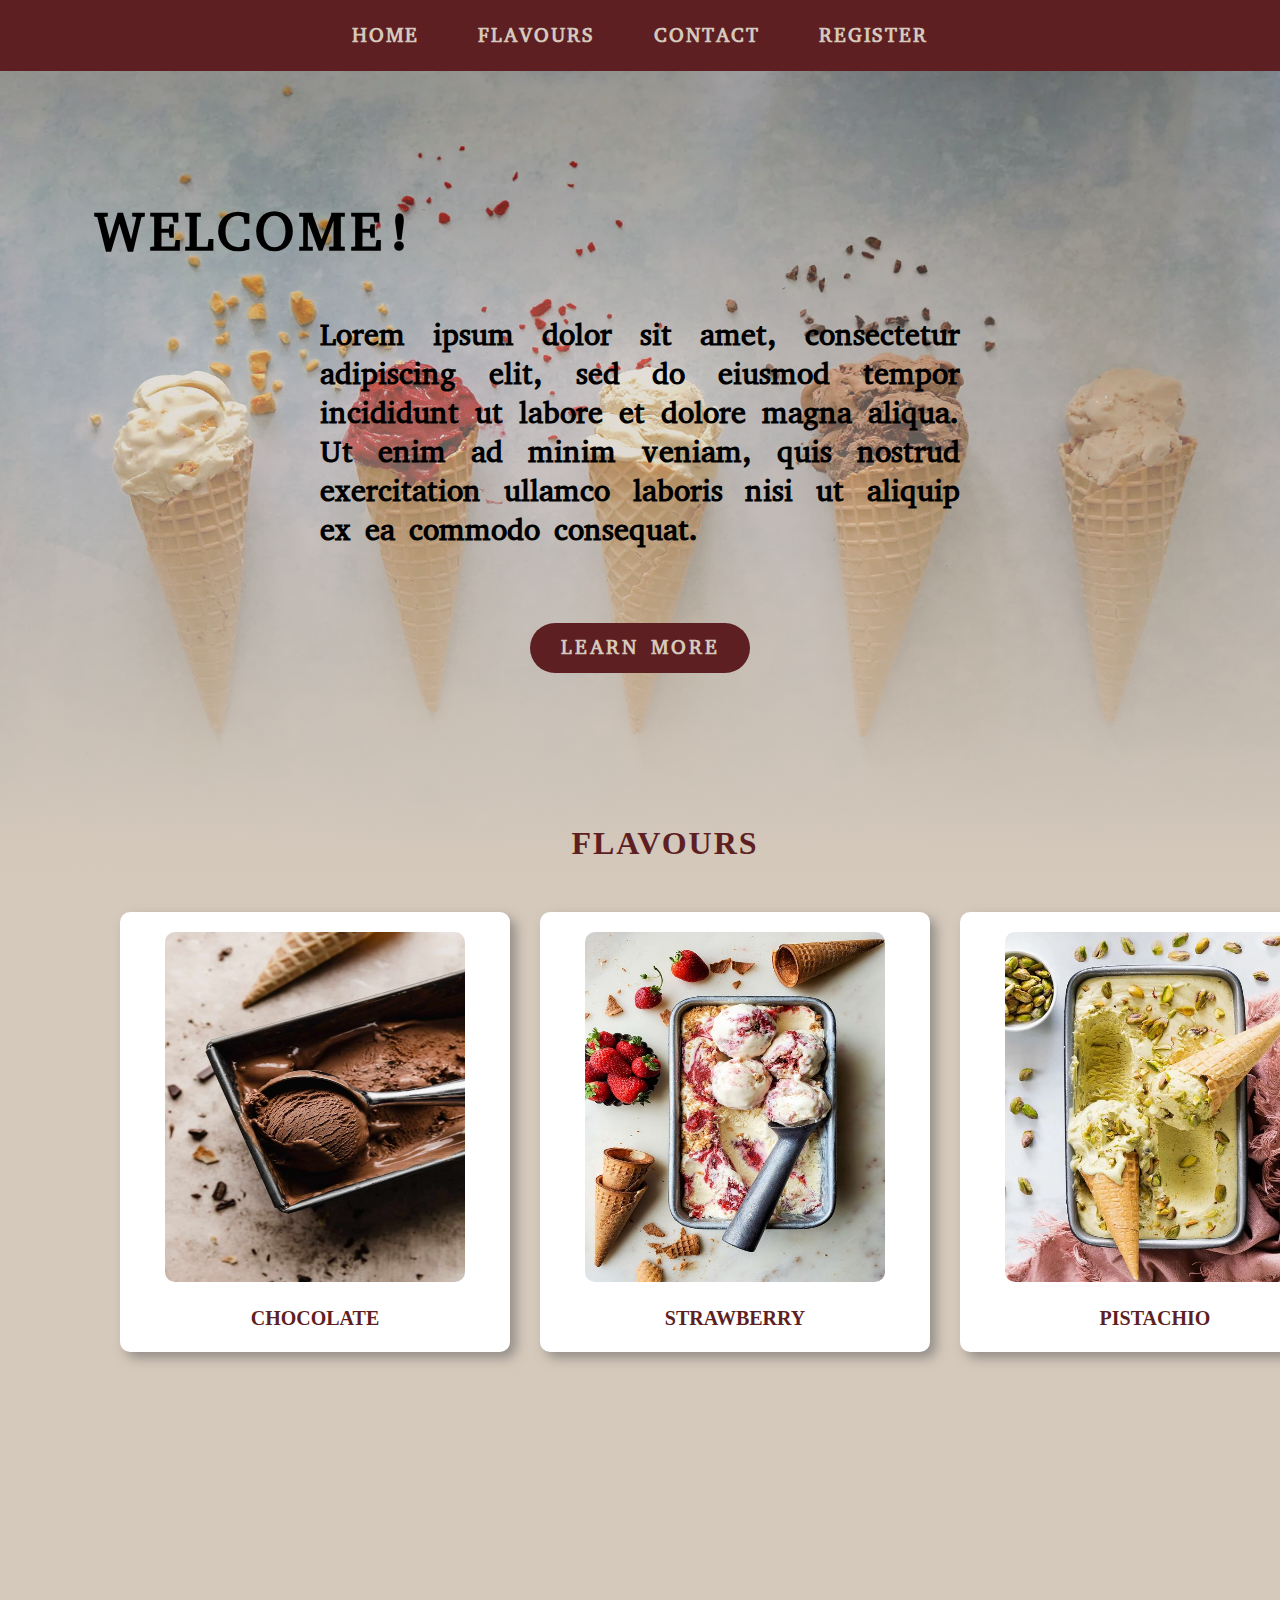
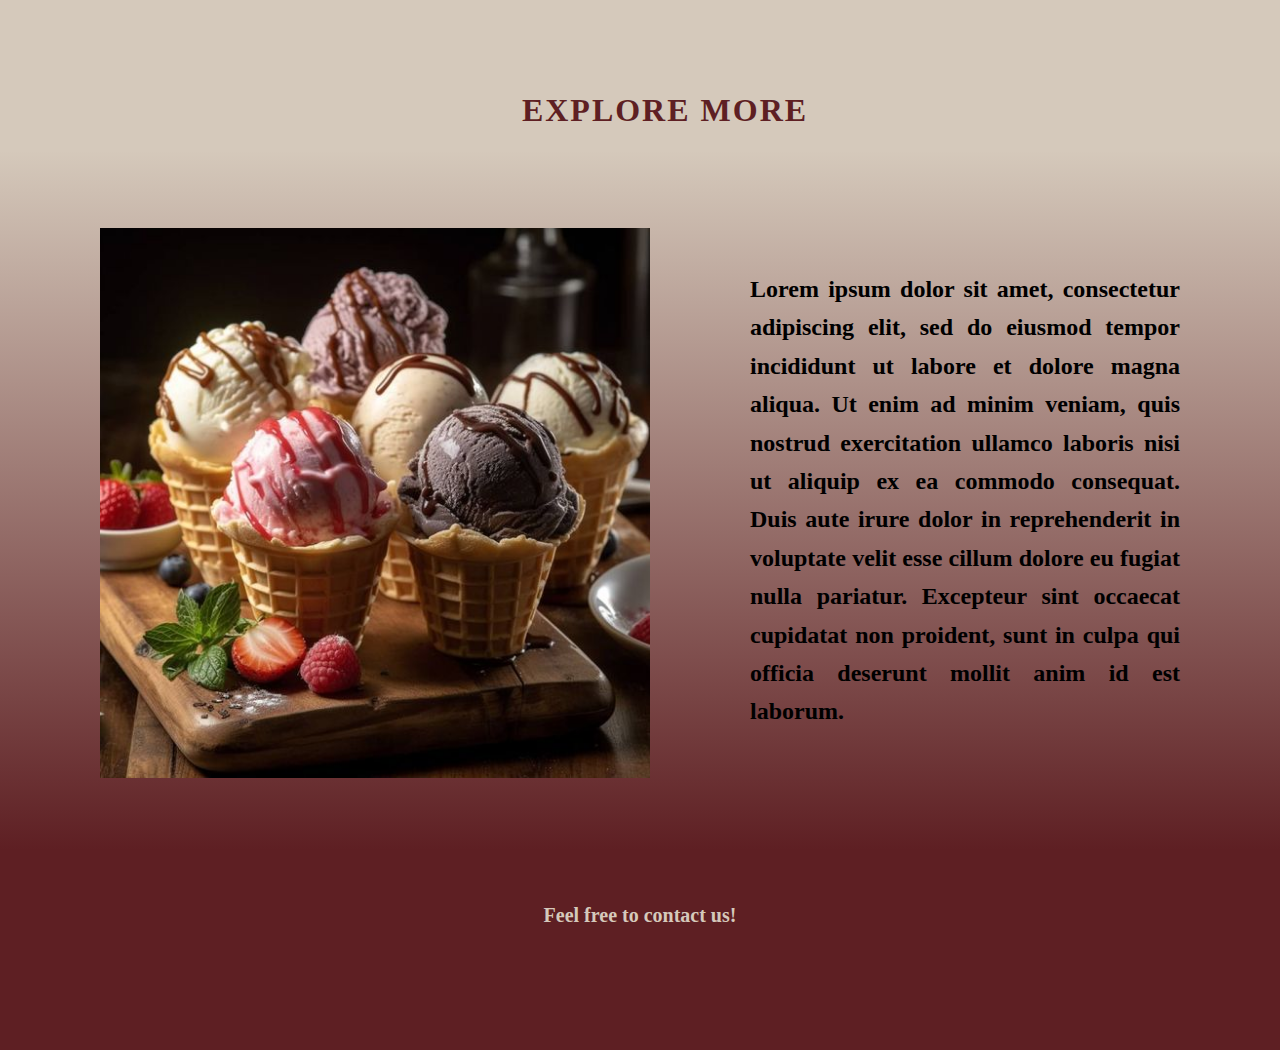
<file: index.html>
<!DOCTYPE html>
<html lang="en">
<head>
    <meta charset="UTF-8">
    <meta name="viewport" content="width=device-width, initial-scale=1.0">
    <link rel="stylesheet" href="style.css">
    <link rel="icon" type="image/x-icon" href="images/crown6.png">
    <link href='https://fonts.googleapis.com/css?family=Abyssinica SIL' rel='stylesheet'>
    <title>Ice Cream Shop</title>
    <link rel="stylesheet" href="https://cdnjs.cloudflare.com/ajax/libs/font-awesome/6.5.2/css/all.min.css" integrity="sha512-SnH5WK+bZxgPHs44uWIX+LLJAJ9/2PkPKZ5QiAj6Ta86w+fsb2TkcmfRyVX3pBnMFcV7oQPJkl9QevSCWr3W6A==" crossorigin="anonymous" referrerpolicy="no-referrer" />
</head>
<body>
    <div class="navbar" id="nav">
        <ul id="nb">
            <li>HOME</li>
            <li>FLAVOURS</li>
            <a href="contact.html"><li>CONTACT</li></a>
            <a href="registration.html"><li>REGISTER</li></a>
        </ul>
    </div>

    <div class="background-photo">
        <div class="gradient"></div>
        <img src="images/background.webp" id="background"  alt="background">
        <div class="welcome">
            <div class="text">WELCOME!</div>
            <div class="txt">Lorem ipsum dolor sit amet, consectetur adipiscing elit, sed do eiusmod tempor incididunt ut labore et dolore magna aliqua. 
                Ut enim ad minim veniam, quis nostrud exercitation ullamco laboris nisi ut aliquip ex ea commodo consequat. </div>
            <button class="start-button">LEARN MORE</button>
        </div>
    </div>

    <div class="heading-flavours">
        <h1 class="flavours">FLAVOURS</h1>
    </div>
  

    <div class="ice-creams">
        <div class="two">
            <img src="images/chocolate.jpg" id="chocolate" alt="chocolate-icecream">
            <p>CHOCOLATE</p>
        </div>
        <div class="three">
            <img src="images/sstrawberry-cheesecake.jpg" id="strawberry" alt="strawberry-icecream">
            <p>STRAWBERRY</p>
        </div>
        <div class="four">
            <img src="images/pistachio.jpg" id="pistachio" alt="pistachio-icecream">
            <p>PISTACHIO</p>
        </div>
    </div>

    <h1>EXPLORE MORE</h1>

    <div class="container">
        <div class="icecreams-image">
            <img src="images/icecreams.jpg" id="icecream-cornet" alt="ice-creams">
        </div>
        <div class="explore-text">
            <h2>Lorem ipsum dolor sit amet, consectetur adipiscing elit, sed do eiusmod tempor incididunt ut labore et dolore magna aliqua. 
                Ut enim ad minim veniam, quis nostrud exercitation ullamco laboris nisi ut aliquip ex ea commodo consequat. 
                Duis aute irure dolor in reprehenderit in voluptate velit esse cillum dolore eu fugiat nulla pariatur. 
                Excepteur sint occaecat cupidatat non proident, sunt in culpa qui officia deserunt mollit anim id est laborum.</h2>
        </div>
    </div>

    <div class="footer">
        <a href="https://www.facebook.com/" target="_blank"><i class="fa-brands fa-facebook"></i></a>
        <a href="https://www.instagram.com/" target="_blank"><i class="fa-brands fa-instagram"></i></a>
        <a href="https://www.linkedin.com/" target="_blank"><i class="fa-brands fa-linkedin"></i></a>
        <p>Feel free to contact us!</p>
    </div>

    <script src="index.js"></script>

</body>
</html>
</file>
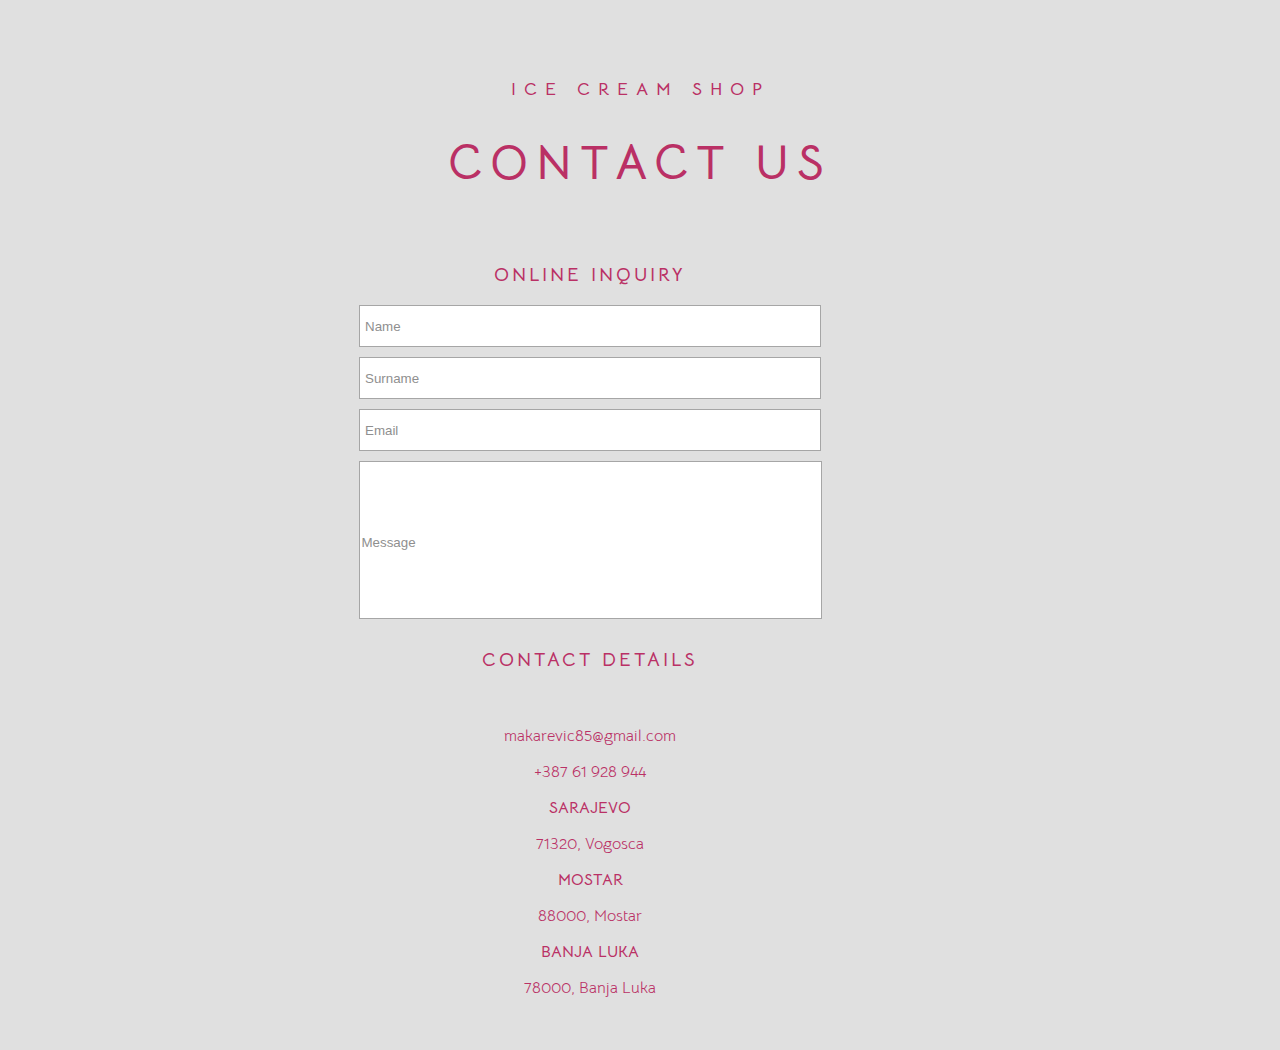
<file: contact.html>
<!DOCTYPE html>
<html lang="en">
<head>
    <meta charset="UTF-8">
    <meta name="viewport" content="width=device-width, initial-scale=1.0">
    <title>Contact Us</title>
    <link rel="stylesheet" href="contact-style.css">
    <link rel="icon" type="image/x-icon" href="images/crown6.png">
    <link href='https://fonts.googleapis.com/css?family=Bellota Text' rel='stylesheet'>
    <link rel="stylesheet" href="https://cdnjs.cloudflare.com/ajax/libs/font-awesome/6.5.2/css/all.min.css" integrity="sha512-SnH5WK+bZxgPHs44uWIX+LLJAJ9/2PkPKZ5QiAj6Ta86w+fsb2TkcmfRyVX3pBnMFcV7oQPJkl9QevSCWr3W6A==" crossorigin="anonymous" referrerpolicy="no-referrer" />
</head>
<body>
    <div class="go-back">
        <a href="index.html"><i class="fa-solid fa-circle-chevron-left"></i></a>
    </div>

    <div class="contactus">
        <h1 id="heading">ICE CREAM SHOP</h1>
        <h1>CONTACT US</h1>
    </div>

    <div class="container">
        <div class="float-child">
            <h3>ONLINE INQUIRY</h3>        
            <input type="text" id="fname" value="Name"><br>     
            <input type="text" id="lname" value="Surname"><br>
            <input type="email" id="email" value="Email"><br>
            <input type="text" id="message" value="Message"><br>
        </div>

        <div class="float-child">
            <h3>CONTACT DETAILS</h3> 
            <br> 
            <p>makarevic85@gmail.com</p>
            <p>+387 61 928 944</p>
            <p id="sarajevo">SARAJEVO</p>
            <p>71320, Vogosca</p>
            <p id="mostar">MOSTAR</p>
            <p>88000, Mostar</p>
            <p id="banjaluka">BANJA LUKA</p>
            <p>78000, Banja Luka</p>

        </div>
    </div>

    <script src="index.js"></script>
</body>
</html>
</file>
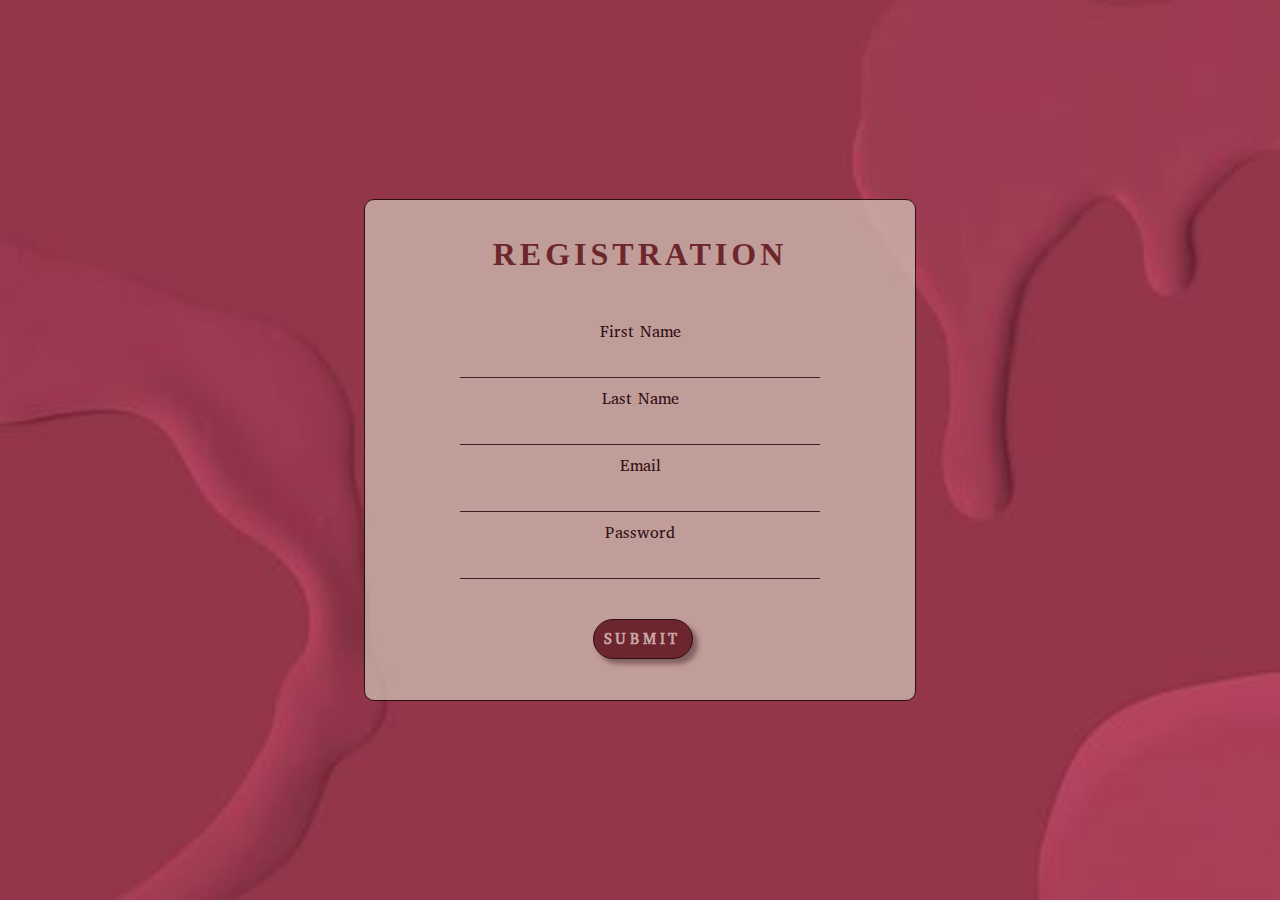
<file: registration.html>
<!DOCTYPE html>
<html lang="en">
<head>
    <meta charset="UTF-8">
    <meta name="viewport" content="width=device-width, initial-scale=1.0">
    <link rel="icon" type="image/x-icon" href="images/crown6.png">
    <link rel="stylesheet" href="registration-style.css">
    <link href='https://fonts.googleapis.com/css?family=Abyssinica SIL' rel='stylesheet'>
    <link rel="stylesheet" href="https://cdnjs.cloudflare.com/ajax/libs/font-awesome/6.5.2/css/all.min.css" integrity="sha512-SnH5WK+bZxgPHs44uWIX+LLJAJ9/2PkPKZ5QiAj6Ta86w+fsb2TkcmfRyVX3pBnMFcV7oQPJkl9QevSCWr3W6A==" crossorigin="anonymous" referrerpolicy="no-referrer" />
    <title>Registration</title>
</head>
<body>
    <div class="go-back">
        <a href="index.html"><i class="fa-solid fa-circle-chevron-left"></i></a>
    </div>

    <div class="container">
        <h1>REGISTRATION</h1>
        <div class="inputs">
            <form name="myForm" onsubmit="return validateRegistration()">
                <label for="fname">First Name</label>          
                <input type="text" id="fname" value=""><br>

                <label for="lname">Last Name</label>        
                <input type="text" id="lname" value=""><br>

                <label for="email">Email</label>
                <input type="email" id="email" value=""><br>

                <label for="password">Password</label>
                <input type="password" id="password" value=""><br>

                <div class="submit-button">
                    <input type="submit" id="submit" value="SUBMIT">
                </div>
            </form>
        </div>

    </div>

    <script src="index.js"></script>

</body>
</html>
</file>
<file: style.css>
body{
    background-color: #d5c9bb;
    margin: 0;
    padding: 0;
}

.navbar{
    position: static;
    top: 0px;
    width: 100%;
}

.navbar a:link{
    text-decoration: none;
    color: #d5c9bb;
}

.navbar a:visited{
    text-decoration: none;
    color: #d5c9bb;
}

#nb{
    margin-top: 0px;
    padding: 22px;
    text-align: center;
    background-color: #5e1f23;
    font-family: 'Abyssinica SIL', serif;
    font-size: 20px;
    font-weight: bold;
    color: #d5c9bb;
    word-spacing: 50px;
    margin-bottom: 0px;
}

li{
    display: inline;
    cursor: pointer;
    letter-spacing: 2px;   
}

li:hover{
    border-bottom: 1px solid rgb(223, 220, 220);
    color: rgb(223, 220, 220);
}

.background-photo{
    position: relative;
    
}

.gradient{
    width: 100%;
    height: 800px;
    background-image: linear-gradient(to top, #d5c9bb, transparent);
    position: absolute;
}

.background-photo img{
    width: 100%;
    height: 800px;
}

.text{
    position: absolute;
    color: black;
    font-weight: bold;
    top: 20%;
    left: 20%;
    transform: translate(-50%, -50%);
    font-size: 54px;
    text-align: justify;
    letter-spacing: 4px;
    font-family: 'Abyssinica SIL', serif;
}

.txt {
    position: absolute;
    color: black;
    top: 45%;
    left: 50%;
    transform: translate(-50%, -50%);
    font-size: 16px;
    text-align: justify;
    width: 50%;
    font-size: 30px;
    font-weight: bold;
    line-height: 1.3;
    font-family: 'Abyssinica SIL', serif;
}

.start-button{
    position: absolute;
    top: 68%;
    left: 50%;
    transform: translate(-50%, -50%);
    cursor: pointer;
    font-family: 'Abyssinica SIL', serif;
    font-size: 20px;
    background-color: #5e1f23;
    color: #d5c9bb;
    border-radius: 30px;
    border: 0px;
    padding: 10px;
    width: 220px;
    height: 50px;
    letter-spacing: 3px;
    font-weight: bold;
    z-index: 10;
    margin-top: 30px;
}

.start-button:hover{
    color: #5e1f23;
    background-color: #d5c9bb;
    box-shadow: 6px 6px 12px rgba(0, 0, 0, 0.6);
    z-index: 9;
}

.heading-flavours{
    position: relative;
    color: #5e1f23;
    margin-top: 70px;
    margin-bottom: 90px;
    text-align: center;
    z-index: 1;
    letter-spacing: 2px;
}

.ice-creams{
    display: grid;
    grid-template-columns: 1fr 1fr 1fr;
    grid-gap: 30px;
    margin: -40px 120px;
    height: 100vh;
    z-index: 1;
    position: relative;
}

.ice-creams img{
    width: 300px;
    height: 350px;
    border-radius: 10px;
}

.two, .three, .four{
    background-color: #ffffff;;
    color: #5e1f23;
    font-weight: bold;
    font-size: 20px;
    width: 350px;
    height: 400px;
    text-align: center;
    padding: 20px;
    border-radius: 10px;
    box-shadow: 6px 6px 12px rgba(105, 103, 103, 0.6);
    transition: transform .2s;
}

.two:hover{
    transform: scale(1.1);
} 
.three:hover{
    transform: scale(1.1);
}

.four:hover{
    transform: scale(1.1);
}

h1{
    margin-top: -150px;
    margin-left: 50px;
    color: #5e1f23;
    padding-top: 30px;
    letter-spacing: 2px;
    text-align: center;
}

.container{
    display: grid;
    margin-right: 30px;
    align-items: center;
    grid-template-columns: 1fr 1fr;
    gap: 100px;
    width: 100%;
    height: 700px;
    background-image: linear-gradient(to top, #5e1f23, transparent);

}

.icecreams-image img{
    margin-top: 10px;
    padding-left: 100px;
    width: 550px;
    height: 550px;
}

.explore-text h2{
    align-items: center;
    padding-right: 100px;
    text-align: justify;
    line-height: 1.6;
}

.footer{
    background-color: #5e1f23;
    height: 200px;
    text-align: center;
}

.footer i{
    font-size: 30px;
    color: #d5c9bb;
    transition: color 0.3s;
    margin: 10px;
    padding-top: 50px;
}

.footer i:hover{
    color: rgba(0, 0, 0, 0.6);
    cursor: pointer;
}

.footer p{
    font-size: 20px;
    font-weight: bold;
    color: #d5c9bb;
}
</file>
<file: contact-style.css>
body{
    background-color: #e0e0e0;
    margin: 0;
    padding: 0;
}

.go-back i{
    font-size: 35px;
    color: rgb(186, 48, 101);
    transition: color 0.3s;
    margin-top: 20px;
    margin-left: 20px;
    opacity: 0.5;
    transition: 0.3s ease;
}

.go-back i:hover{
    color: rgb(181, 17, 80);
    opacity: 1;
}

.contactus{
    color: rgb(186, 48, 101);
    letter-spacing: 8px;
    text-align: center;
    margin-top: 3%;
    font-family: 'Bellota Text';
    font-size: 24px;
}

#heading{
    font-size: 18px;
}

.container{
    margin: 1rem;
    padding: 20px;
    text-align: center;
    margin: 1rem;
    
}

.float-child{
    display: inline-block;
    padding: 0px;
    vertical-align: middle;
    margin-left: 100px;
    margin-right: 200px;
    font-family: 'Bellota Text';
    color: rgb(186, 48, 101);
}

#fname, #lname, #email{
    width: 450px;
    height: 30px;
    border: 1px solid rgb(166, 166, 166);
    padding: 5px;
    margin-bottom: 10px;
    text-align: left;
    color: #8f8f8f;
    background-color: white;
}

#message{
    width: 457px;
    height: 150px;
    border: 1px solid rgb(166, 166, 166);
    padding-top: 5px;
    margin-bottom: 10px;
    text-align: left;
    color: #8f8f8f;
    background-color: white;
}

h3{
    letter-spacing: 3px;
}

#sarajevo, #mostar, #banjaluka{
    font-weight: 900;
}
</file>
<file: registration-style.css>
body{
    background-image: url(images/background-photo.jpg);
    background-repeat: no-repeat;
    background-size: 100% 100%;
    background-attachment: fixed;
    margin: 0;
    padding: 0;
}

.container{
    position: absolute;
    top: 50%;
    left: 50%;
    transform: translate(-50%, -50%);
    width: 550px;
    height: 500px;
    border: 1px solid black;
    background-color: #d5c9bb;
    opacity: 0.7;
    border-radius: 10px;
    text-align: center;
}

.container h1{
    text-align: center;
    letter-spacing: 4px;
    padding-top: 15px;
    color: #5e1f23;
}

.inputs{
    margin-top: 5px;
    position: absolute;
    top: 50%;
    left: 50%;
    transform: translate(-50%, -50%);
    font-family: 'Abyssinica SIL', serif;
    
}

#fname{
    width: 350px;
    height: 25px;
    border-bottom: 1px solid rgb(24, 24, 24);
    border-right:transparent;
    border-top:transparent;
    border-left:transparent;
    padding: 5px;
    margin-bottom: 10px;
    text-align: center;
    background-color: #d5c9bb;
}

#lname{
    width: 350px;
    height: 25px;
    border-bottom: 1px solid rgb(24, 24, 24);
    border-right:transparent;
    border-top:transparent;
    border-left:transparent;
    padding: 5px;
    margin-bottom: 10px;
    text-align: center;
    background-color: #d5c9bb;
}

#email{
    width: 350px;
    height: 25px;
    border-bottom: 1px solid rgb(24, 24, 24);
    border-right:transparent;
    border-top:transparent;
    border-left:transparent;
    padding: 5px;
    margin-bottom: 10px;
    text-align: center;
    background-color: #d5c9bb;
}

#password{
    width: 350px;
    height: 25px;
    border-bottom: 1px solid rgb(24, 24, 24);
    border-right:transparent;
    border-top:transparent;
    border-left:transparent;
    padding: 5px;
    margin-bottom: 10px;
    text-align: center;
    background-color: #d5c9bb;
}

.submit-button{
    text-align: center;
}

.submit-button input[type="submit"]{
    border-radius: 50px;
    width: 100px;
    height: 40px;
    letter-spacing: 3px;
    font-family: 'Abyssinica SIL', serif;
    font-weight: bold;
    cursor: pointer;
    border: 1px solid black;
    box-shadow: 5px 5px 5px rgba(61, 56, 56, 0.6);
    position: fixed;
    top: 85%;
    left: 41%;
    background-color: #5e1f23;
    color: #e0d9d2;
    font-size: 15px;
    transition: background-color 0.3s ease;
    margin-top: 70px;
    margin-left: -15px;
}

.submit-button input[type="submit"]:hover{
    background-color: #d5c9bb;
    color: #000000;
}

.go-back i{
    font-size: 35px;
    color: #d5c9bb;
    transition: color 0.3s;
    margin-top: 20px;
    margin-left: 20px;
    opacity: 0.5;
    transition: 0.3s ease;
}

.go-back i:hover{
    color: #d5c9bb;
    opacity: 1;
}
</file>
